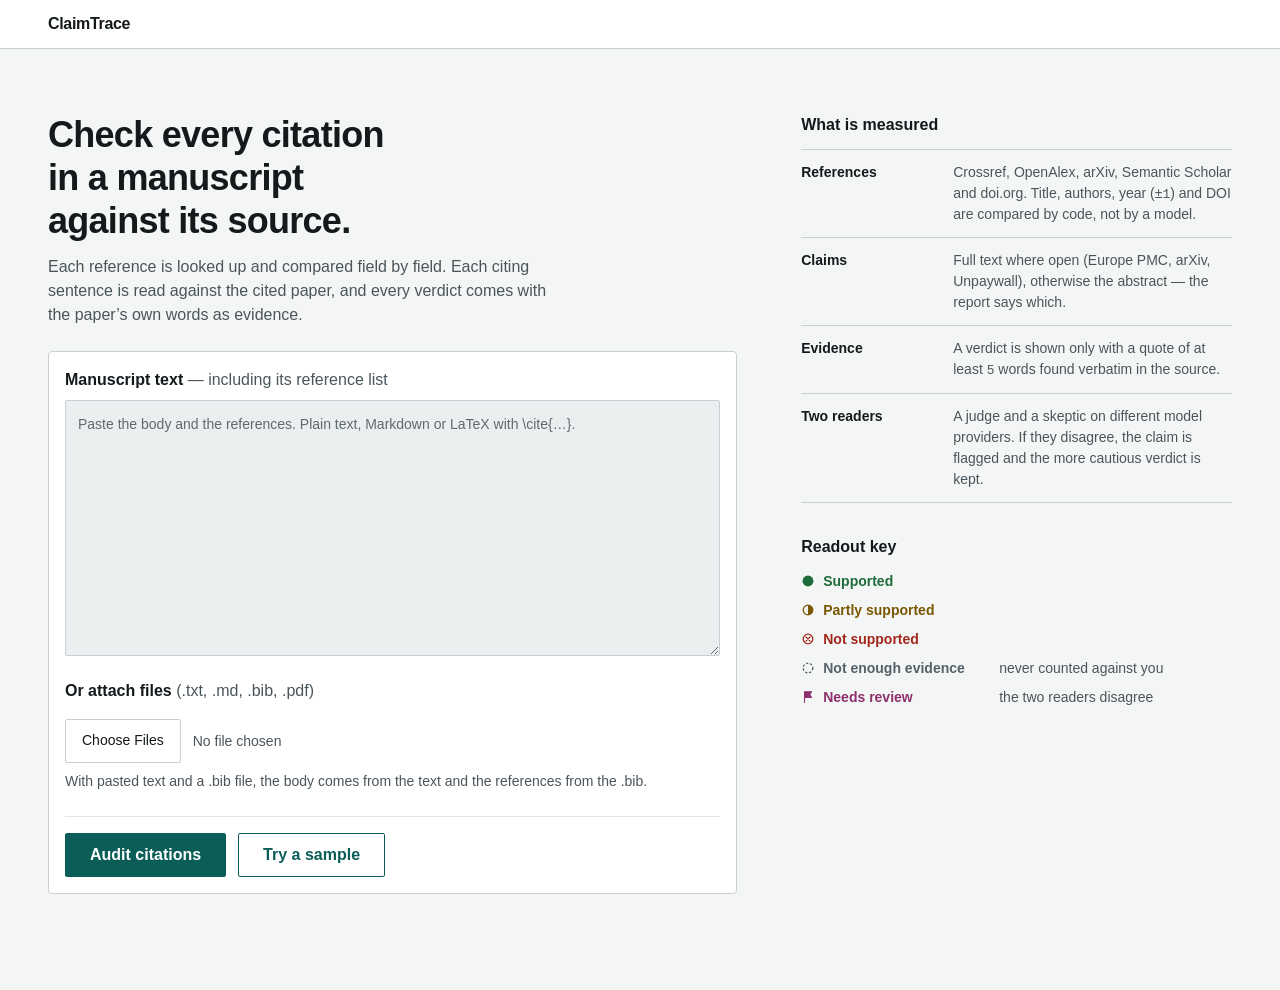
<file: .design/claimtrace/direction-b/home.html>
<!doctype html>
<html lang="en">
<head>
<meta charset="utf-8">
<meta name="viewport" content="width=device-width, initial-scale=1">
<title>ClaimTrace — audit citations (Direction B: Bench)</title>
<link rel="icon" href="data:,">
<link rel="stylesheet" href="./tokens.css">
<style>
* { box-sizing: border-box; }
html { -webkit-text-size-adjust: 100%; }
body { margin: 0; background: var(--color-bg-primary); color: var(--color-text-primary);
  font: var(--font-size-base)/var(--line-height-normal) var(--font-family-body); font-variant-numeric: tabular-nums; }
::selection { background: var(--color-accent-tint); color: var(--color-text-primary); }
a { color: var(--color-text-link); text-underline-offset: 0.18em; }
:focus-visible { outline: 2px solid var(--color-border-focus); outline-offset: 2px; border-radius: var(--border-radius-sm); }
.skip { position: absolute; left: -999px; }
.skip:focus { left: var(--space-4); top: var(--space-2); background: var(--color-bg-secondary); padding: var(--space-2) var(--space-3); }
.mono { font-family: var(--font-family-mono); font-size: 0.92em; }

.bar { border-bottom: 1px solid var(--color-border-primary); background: var(--color-bg-secondary); }
.bar-in { max-width: var(--max-width-page); margin: 0 auto; padding: var(--space-3) var(--space-4); }
.brand { font-weight: var(--font-weight-bold); color: var(--color-text-primary); text-decoration: none; letter-spacing: var(--letter-spacing-tight); }

main { max-width: var(--max-width-page); margin: 0 auto; padding: var(--space-6) var(--space-4) var(--space-9); display: grid; gap: var(--space-7); }
h1 { font-size: var(--font-size-2xl); line-height: var(--line-height-tight); letter-spacing: var(--letter-spacing-tight); font-weight: var(--font-weight-semibold); margin: 0 0 var(--space-3); max-width: 24ch; text-wrap: balance; }
.lede { margin: 0 0 var(--space-5); color: var(--color-text-secondary); max-width: 58ch; }

form { background: var(--color-bg-secondary); border: 1px solid var(--color-border-primary); border-radius: var(--border-radius-md); padding: var(--space-4); }
label { display: block; font-weight: var(--font-weight-semibold); margin: 0 0 var(--space-2); }
label .q { font-weight: var(--font-weight-normal); color: var(--color-text-secondary); }
textarea { width: 100%; min-height: 16rem; font: var(--font-size-sm)/var(--line-height-relaxed) var(--font-family-body); color: inherit;
  background: var(--color-bg-tertiary); border: 1px solid var(--color-border-primary); border-radius: var(--border-radius-sm); padding: var(--space-3); resize: vertical; }
textarea::placeholder { color: var(--color-text-tertiary); }
textarea:focus-visible { outline-offset: 0; }
.files { margin-top: var(--space-4); display: grid; gap: var(--space-2); }
input[type=file] { font: inherit; font-size: var(--font-size-sm); max-width: 100%; color: var(--color-text-secondary); }
input[type=file]::file-selector-button { font: inherit; min-height: 44px; padding: 0 var(--space-4); margin-right: var(--space-3); border-radius: var(--border-radius-sm);
  border: 1px solid var(--color-border-primary); background: var(--color-bg-secondary); color: var(--color-text-primary); cursor: pointer; }
.hint { font-size: var(--font-size-sm); color: var(--color-text-secondary); margin: 0; }
.actions { display: flex; flex-wrap: wrap; gap: var(--space-3); margin-top: var(--space-5); padding-top: var(--space-4); border-top: 1px solid var(--color-border-secondary); }
button { font: inherit; font-weight: var(--font-weight-semibold); min-height: 44px; padding: 0 var(--space-5); border-radius: var(--border-radius-sm); cursor: pointer;
  border: 1px solid var(--color-accent-primary); background: var(--color-accent-primary); color: var(--color-bg-secondary);
  transition: background-color var(--duration-fast) var(--easing-default), transform var(--duration-fast) var(--easing-out); }
button:hover { background: var(--color-accent-primary-hover); }
button:active { transform: scale(0.97); }
button.secondary { background: transparent; color: var(--color-accent-primary); }
button.secondary:hover { background: var(--color-accent-tint); }

/* datasheet: what the instrument measures */
.sheet h2 { font-size: var(--font-size-base); font-weight: var(--font-weight-semibold); margin: 0 0 var(--space-3); }
dl { margin: 0; border-top: 1px solid var(--color-border-primary); }
.spec { display: grid; gap: var(--space-1); padding: var(--space-3) 0; border-bottom: 1px solid var(--color-border-primary); }
dt { font-weight: var(--font-weight-semibold); font-size: var(--font-size-sm); }
dd { margin: 0; font-size: var(--font-size-sm); color: var(--color-text-secondary); }
.key { list-style: none; margin: var(--space-3) 0 0; padding: 0; display: grid; gap: var(--space-2); font-size: var(--font-size-sm); }
.key li { display: flex; gap: var(--space-2); align-items: center; }
.mark { width: 14px; height: 14px; flex: none; }
.st-sup { color: var(--color-status-supported); } .st-part { color: var(--color-status-partly); }
.st-uns { color: var(--color-status-unsupported); } .st-neu { color: var(--color-status-neutral); }
.st-rev { color: var(--color-status-review); }
.key b { font-weight: var(--font-weight-semibold); min-width: 10.5rem; }
.key span { color: var(--color-text-secondary); }
.sheet h2 + .key { margin-top: 0; }
.sheet .second { margin-top: var(--space-6); }

@media (min-width: 48rem) {
  main { grid-template-columns: minmax(0, 1.6fr) minmax(0, 1fr); gap: var(--space-8); padding-top: var(--space-8); }
  h1 { font-size: var(--font-size-3xl); }
  .spec { grid-template-columns: 8.5rem 1fr; gap: var(--space-4); }
}
@media (prefers-reduced-motion: reduce) { button { transition: none; } button:active { transform: none; } }
</style>
</head>
<body>
<svg width="0" height="0" style="position:absolute" aria-hidden="true" focusable="false">
  <defs>
    <symbol id="m-sup" viewBox="0 0 16 16"><circle cx="8" cy="8" r="6.25" fill="currentColor"/></symbol>
    <symbol id="m-part" viewBox="0 0 16 16"><circle cx="8" cy="8" r="5.5" fill="none" stroke="currentColor" stroke-width="1.5"/><path d="M8 2.5a5.5 5.5 0 0 1 0 11z" fill="currentColor"/></symbol>
    <symbol id="m-uns" viewBox="0 0 16 16"><circle cx="8" cy="8" r="5.5" fill="none" stroke="currentColor" stroke-width="1.5"/><path d="M5.6 5.6l4.8 4.8M10.4 5.6l-4.8 4.8" stroke="currentColor" stroke-width="1.5" stroke-linecap="round"/></symbol>
    <symbol id="m-neu" viewBox="0 0 16 16"><circle cx="8" cy="8" r="5.5" fill="none" stroke="currentColor" stroke-width="1.5" stroke-dasharray="2.6 2"/></symbol>
    <symbol id="m-rev" viewBox="0 0 16 16"><path d="M4 14.5V2h8l-2 3.25L12 8.5H4" fill="currentColor" stroke="currentColor" stroke-width="1.25" stroke-linejoin="round"/></symbol>
  </defs>
</svg>
<a class="skip" href="#main">Skip to content</a>
<header class="bar"><div class="bar-in"><a class="brand" href="home.html">ClaimTrace</a></div></header>

<main id="main">
  <section aria-labelledby="h">
    <h1 id="h">Check every citation in a manuscript against its source.</h1>
    <p class="lede">Each reference is looked up and compared field by field. Each citing sentence is read against the cited paper, and every verdict comes with the paper’s own words as evidence.</p>
    <form action="#">
      <label for="text">Manuscript text <span class="q">— including its reference list</span></label>
      <textarea id="text" name="text" spellcheck="false" placeholder="Paste the body and the references. Plain text, Markdown or LaTeX with \cite{…}."></textarea>
      <div class="files">
        <label for="files">Or attach files <span class="q">(.txt, .md, .bib, .pdf)</span></label>
        <input id="files" name="files" type="file" multiple accept=".txt,.md,.bib,.pdf" aria-describedby="files-hint">
        <p id="files-hint" class="hint">With pasted text and a .bib file, the body comes from the text and the references from the .bib.</p>
      </div>
      <div class="actions">
        <button type="submit">Audit citations</button>
        <button type="button" class="secondary">Try a sample</button>
      </div>
    </form>
  </section>

  <aside class="sheet" aria-labelledby="spec-h">
    <h2 id="spec-h">What is measured</h2>
    <dl>
      <div class="spec"><dt>References</dt><dd>Crossref, OpenAlex, arXiv, Semantic Scholar and doi.org. Title, authors, year (±<span class="mono">1</span>) and DOI are compared by code, not by a model.</dd></div>
      <div class="spec"><dt>Claims</dt><dd>Full text where open (Europe PMC, arXiv, Unpaywall), otherwise the abstract — the report says which.</dd></div>
      <div class="spec"><dt>Evidence</dt><dd>A verdict is shown only with a quote of at least <span class="mono">5</span> words found verbatim in the source.</dd></div>
      <div class="spec"><dt>Two readers</dt><dd>A judge and a skeptic on different model providers. If they disagree, the claim is flagged and the more cautious verdict is kept.</dd></div>
    </dl>

    <h2 class="second" id="key-h">Readout key</h2>
    <ul class="key" aria-labelledby="key-h">
      <li class="st-sup"><svg class="mark" aria-hidden="true"><use href="#m-sup"/></svg><b>Supported</b></li>
      <li class="st-part"><svg class="mark" aria-hidden="true"><use href="#m-part"/></svg><b>Partly supported</b></li>
      <li class="st-uns"><svg class="mark" aria-hidden="true"><use href="#m-uns"/></svg><b>Not supported</b></li>
      <li class="st-neu"><svg class="mark" aria-hidden="true"><use href="#m-neu"/></svg><b>Not enough evidence</b><span>never counted against you</span></li>
      <li class="st-rev"><svg class="mark" aria-hidden="true"><use href="#m-rev"/></svg><b>Needs review</b><span>the two readers disagree</span></li>
    </ul>
  </aside>
</main>
</body>
</html>
</file>
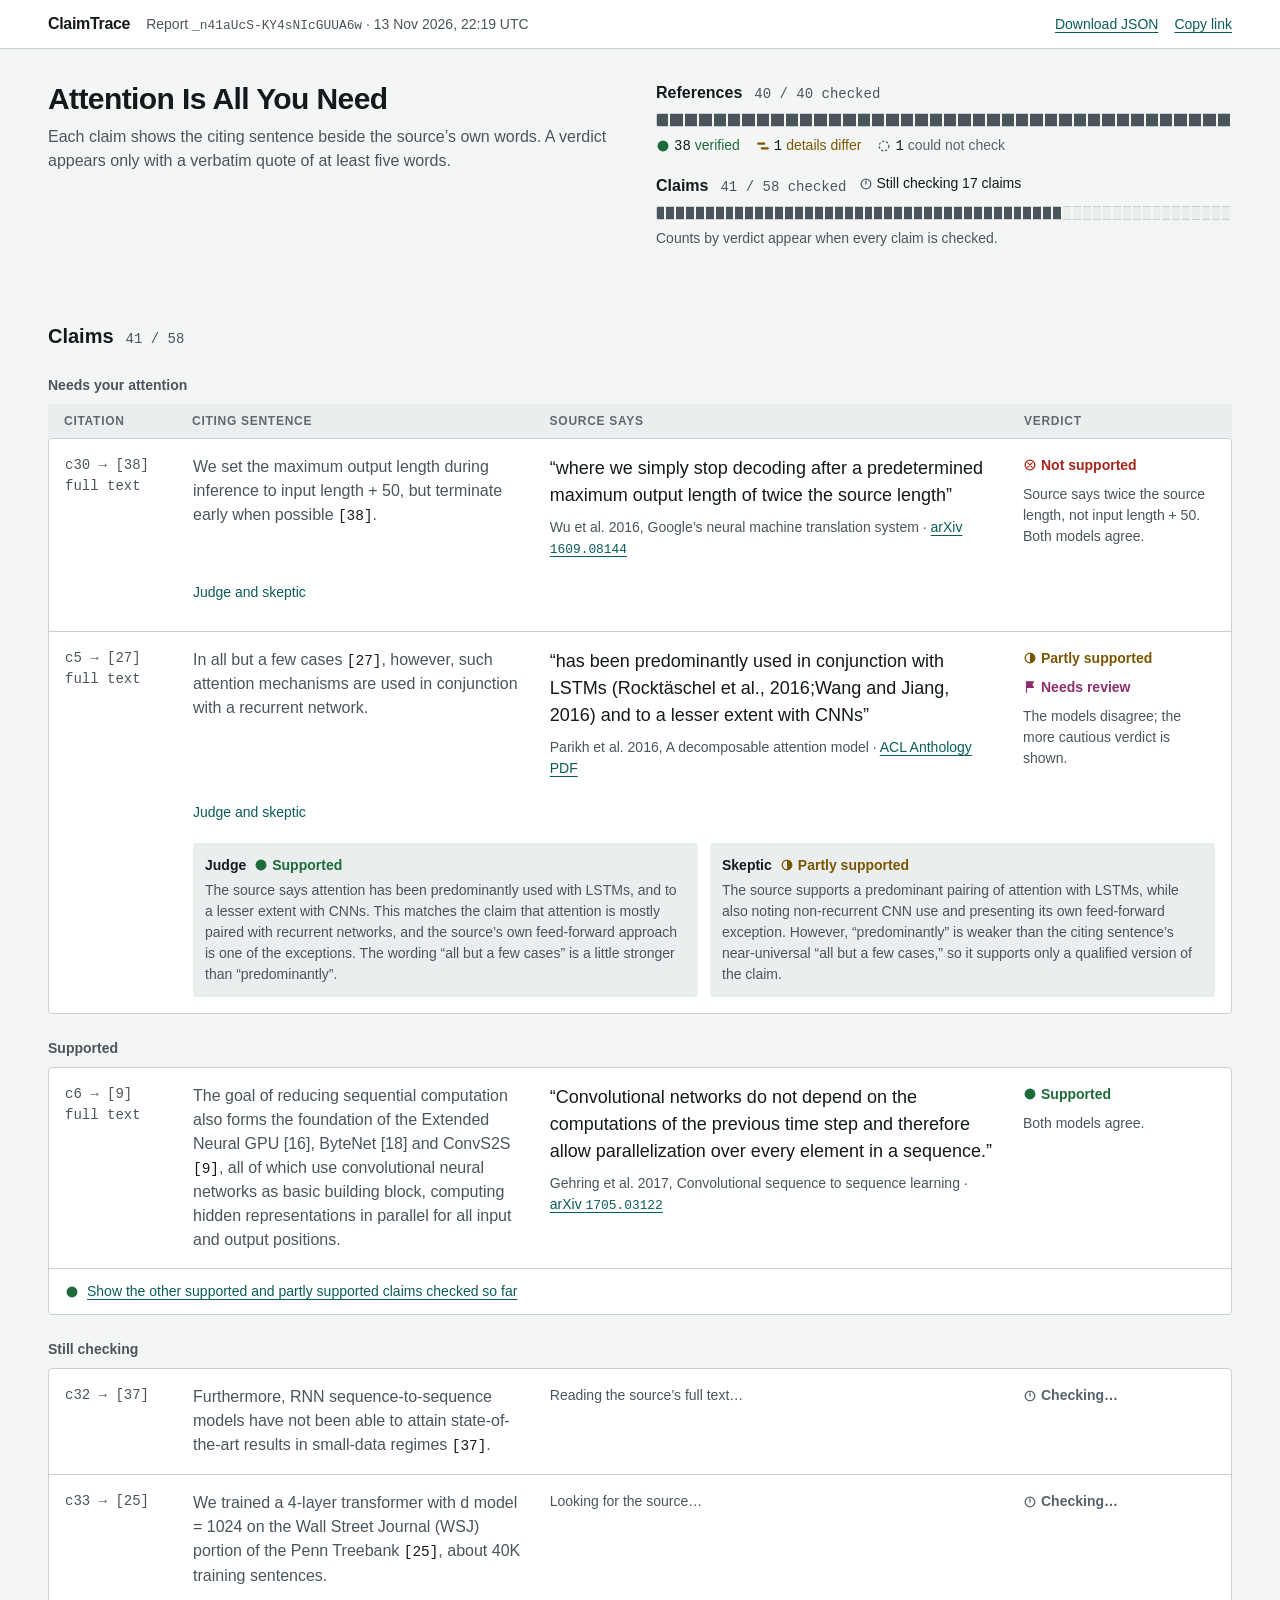
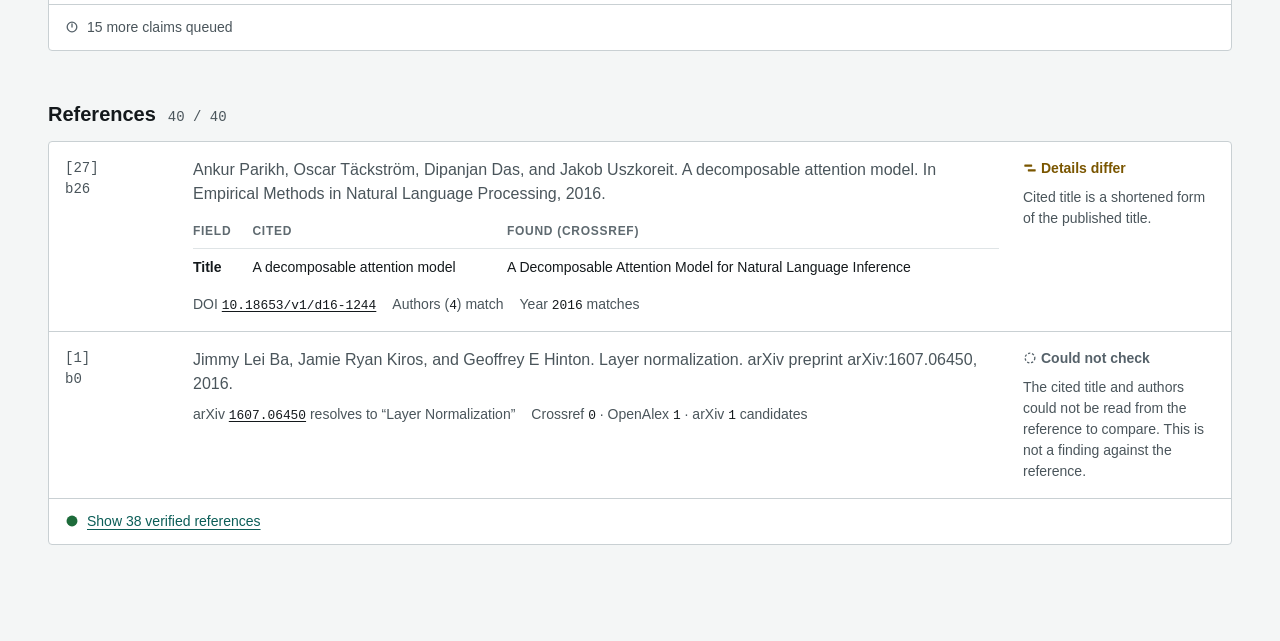
<file: .design/claimtrace/direction-b/report.html>
<!doctype html>
<html lang="en">
<head>
<meta charset="utf-8">
<meta name="viewport" content="width=device-width, initial-scale=1">
<title>Report — Attention Is All You Need · ClaimTrace (Direction B: Bench)</title>
<link rel="icon" href="data:,">
<link rel="stylesheet" href="./tokens.css">
<style>
* { box-sizing: border-box; }
html { -webkit-text-size-adjust: 100%; }
body {
  margin: 0; background: var(--color-bg-primary); color: var(--color-text-primary);
  font: var(--font-size-base)/var(--line-height-normal) var(--font-family-body);
  font-variant-numeric: tabular-nums;
}
::selection { background: var(--color-accent-tint); color: var(--color-text-primary); }
a { color: var(--color-text-link); text-underline-offset: 0.18em; text-decoration-thickness: 1px; }
a:hover { text-decoration-thickness: 2px; }
:focus-visible { outline: 2px solid var(--color-border-focus); outline-offset: 2px; border-radius: var(--border-radius-sm); }
.skip { position: absolute; left: -999px; }
.skip:focus { left: var(--space-4); top: var(--space-2); background: var(--color-bg-secondary); padding: var(--space-2) var(--space-3); }
.mono { font-family: var(--font-family-mono); font-size: 0.92em; }
.sr-only { position: absolute; width: 1px; height: 1px; overflow: hidden; clip: rect(0 0 0 0); white-space: nowrap; }

/* bar */
.bar { border-bottom: 1px solid var(--color-border-primary); background: var(--color-bg-secondary); }
.bar-in { max-width: var(--max-width-page); margin: 0 auto; padding: var(--space-3) var(--space-4);
  display: flex; gap: var(--space-4); align-items: baseline; flex-wrap: wrap; }
.brand { font-weight: var(--font-weight-bold); color: var(--color-text-primary); text-decoration: none; letter-spacing: var(--letter-spacing-tight); }
.bar-meta { color: var(--color-text-secondary); font-size: var(--font-size-sm); }
.bar-actions { margin-left: auto; display: flex; gap: var(--space-4); font-size: var(--font-size-sm); }

main { max-width: var(--max-width-page); margin: 0 auto; padding: 0 var(--space-4) var(--space-9); }

/* readout */
.readout { padding: var(--space-6) 0 var(--space-5); }
h1 { font-size: var(--font-size-2xl); line-height: var(--line-height-tight); letter-spacing: var(--letter-spacing-tight); margin: 0 0 var(--space-2); font-weight: var(--font-weight-semibold); text-wrap: balance; }
.readout p { margin: 0; color: var(--color-text-secondary); }
.gauges { display: grid; gap: var(--space-4); margin-top: var(--space-5); }
.gauge { display: grid; gap: var(--space-2); }
.gauge-head { display: flex; flex-wrap: wrap; gap: var(--space-1) var(--space-3); align-items: baseline; }
.gauge-head b { font-weight: var(--font-weight-semibold); }
.gauge-head .count { font-family: var(--font-family-mono); font-size: var(--font-size-sm); color: var(--color-text-secondary); }
.legend { display: flex; flex-wrap: wrap; gap: var(--space-1) var(--space-4); font-size: var(--font-size-sm); color: var(--color-text-secondary); margin: 0; padding: 0; list-style: none; }
.legend li { display: inline-flex; gap: var(--space-1); align-items: center; }
.legend .n { font-family: var(--font-family-mono); color: var(--color-text-primary); }
/* tick ruler: one tick per item; filled = checked. Meaningful, not decorative. */
.ruler { height: 14px; border: 1px solid var(--color-border-primary); border-radius: var(--border-radius-sm);
  background:
    linear-gradient(90deg, var(--color-text-secondary) var(--done), transparent var(--done)),
    var(--color-bg-tertiary);
  -webkit-mask: repeating-linear-gradient(90deg, #000 0 calc(100% / var(--n) - 2px), transparent calc(100% / var(--n) - 2px) calc(100% / var(--n)));
          mask: repeating-linear-gradient(90deg, #000 0 calc(100% / var(--n) - 2px), transparent calc(100% / var(--n) - 2px) calc(100% / var(--n)));
}
.live { display: inline-flex; gap: var(--space-1); align-items: center; color: var(--color-text-primary); font-size: var(--font-size-sm); }

/* marks */
.mark { width: 14px; height: 14px; flex: none; vertical-align: -2px; }
.st { display: inline-flex; gap: var(--space-1); align-items: center; font-size: var(--font-size-sm); font-weight: var(--font-weight-semibold); white-space: nowrap; }
.st-sup { color: var(--color-status-supported); }
.st-part { color: var(--color-status-partly); }
.st-uns { color: var(--color-status-unsupported); }
.st-neu { color: var(--color-status-neutral); }
.st-rev { color: var(--color-status-review); }
.st-mis { color: var(--color-status-mismatch); }

/* sections */
h2 { font-size: var(--font-size-lg); margin: var(--space-7) 0 var(--space-3); font-weight: var(--font-weight-semibold); display: flex; gap: var(--space-3); align-items: baseline; flex-wrap: wrap; }
h2 .count { font-family: var(--font-family-mono); font-size: var(--font-size-sm); font-weight: var(--font-weight-normal); color: var(--color-text-secondary); }
h3.group { font-size: var(--font-size-sm); font-weight: var(--font-weight-semibold); color: var(--color-text-secondary); margin: var(--space-5) 0 var(--space-2); }

/* ledger */
.ledger { list-style: none; margin: 0; padding: 0; border: 1px solid var(--color-border-primary); border-radius: var(--border-radius-md); background: var(--color-bg-secondary); }
.ledger > li + li { border-top: 1px solid var(--color-border-primary); }
.cols { display: none; }
.row { display: grid; gap: var(--space-3); padding: var(--space-4); }
.cell-label { display: block; font-size: var(--font-size-xs); font-weight: var(--font-weight-semibold); letter-spacing: var(--letter-spacing-wide); text-transform: uppercase; color: var(--color-text-tertiary); margin-bottom: var(--space-1); }
.id { font-family: var(--font-family-mono); font-size: var(--font-size-sm); color: var(--color-text-secondary); display: flex; gap: var(--space-2); flex-wrap: wrap; align-items: baseline; }
.claim { color: var(--color-text-secondary); margin: 0; }
.claim cite { font-style: normal; font-family: var(--font-family-mono); font-size: 0.9em; color: var(--color-text-primary); }
.source { margin: 0; }
.source blockquote { margin: 0; font-size: var(--font-size-md); line-height: var(--line-height-normal); font-weight: var(--font-weight-medium); color: var(--color-text-primary); }
.source blockquote::before { content: "\201C"; }
.source blockquote::after { content: "\201D"; }
.source figcaption { margin-top: var(--space-2); font-size: var(--font-size-sm); color: var(--color-text-secondary); }
.verdict { display: grid; gap: var(--space-2); align-content: start; }
.verdict .why { font-size: var(--font-size-sm); color: var(--color-text-secondary); margin: 0; }

.row > details { grid-column: 1 / -1; font-size: var(--font-size-sm); margin-top: calc(-1 * var(--space-3)); }
summary { cursor: pointer; color: var(--color-text-link); min-height: 44px; display: inline-flex; align-items: center; }
summary::marker { color: var(--color-text-secondary); }
.models { display: grid; gap: var(--space-3); margin-top: var(--space-2); }
.model { background: var(--color-bg-tertiary); border-radius: var(--border-radius-sm); padding: var(--space-3); }
.model p { margin: var(--space-1) 0 0; color: var(--color-text-secondary); }
.model .who { font-weight: var(--font-weight-semibold); color: var(--color-text-primary); display: flex; gap: var(--space-2); flex-wrap: wrap; align-items: center; }

.pending .claim { color: var(--color-text-secondary); }
.pending .source { color: var(--color-text-secondary); font-size: var(--font-size-sm); }
.collapsed { padding: var(--space-3) var(--space-4); font-size: var(--font-size-sm); color: var(--color-text-secondary); display: flex; gap: var(--space-2); align-items: center; }

/* references */
.diff { width: 100%; border-collapse: collapse; font-size: var(--font-size-sm); margin-top: var(--space-2); }
.diff th, .diff td { text-align: left; vertical-align: top; padding: var(--space-2) var(--space-3) var(--space-2) 0; border-top: 1px solid var(--color-border-secondary); }
.diff thead th { border-top: 0; font-size: var(--font-size-xs); letter-spacing: var(--letter-spacing-wide); text-transform: uppercase; color: var(--color-text-tertiary); font-weight: var(--font-weight-semibold); }
.diff tbody th { font-weight: var(--font-weight-semibold); white-space: nowrap; }
.raw { margin: 0; color: var(--color-text-secondary); }
.facts { margin: var(--space-2) 0 0; font-size: var(--font-size-sm); color: var(--color-text-secondary); display: flex; flex-wrap: wrap; gap: var(--space-1) var(--space-4); }
.facts .mono { color: var(--color-text-primary); overflow-wrap: anywhere; }

@media (prefers-reduced-motion: no-preference) {
  .ledger > li { transition: background-color var(--duration-slow) var(--easing-out); }
  @starting-style { .ledger > li.arrived { background-color: var(--color-accent-tint); } }
}

/* desktop: aligned columns — id | citing sentence | source says | verdict */
@media (min-width: 48rem) {
  .readout { display: grid; grid-template-columns: 1fr 1fr; gap: var(--space-6); align-items: start; }
  .gauges { margin-top: 0; }
  .cols, .row { grid-template-columns: 6.5rem minmax(0, 1fr) minmax(0, 1.35fr) 12rem; gap: var(--space-5); }
  .cols { display: grid; padding: var(--space-2) var(--space-4); background: var(--color-bg-tertiary); border-radius: var(--border-radius-md) var(--border-radius-md) 0 0;
    font-size: var(--font-size-xs); letter-spacing: var(--letter-spacing-wide); text-transform: uppercase; color: var(--color-text-tertiary); font-weight: var(--font-weight-semibold); }
  .row .cell-label { display: none; }
  .id { flex-direction: column; gap: 0; }
  .row > details { grid-column: 2 / -1; }
  .models { grid-template-columns: 1fr 1fr; }
  .ref-row { grid-template-columns: 6.5rem minmax(0, 1fr) 12rem; }
}
</style>
</head>
<body>
<svg width="0" height="0" style="position:absolute" aria-hidden="true" focusable="false">
  <defs>
    <symbol id="m-sup" viewBox="0 0 16 16"><circle cx="8" cy="8" r="6.25" fill="currentColor"/></symbol>
    <symbol id="m-part" viewBox="0 0 16 16"><circle cx="8" cy="8" r="5.5" fill="none" stroke="currentColor" stroke-width="1.5"/><path d="M8 2.5a5.5 5.5 0 0 1 0 11z" fill="currentColor"/></symbol>
    <symbol id="m-uns" viewBox="0 0 16 16"><circle cx="8" cy="8" r="5.5" fill="none" stroke="currentColor" stroke-width="1.5"/><path d="M5.6 5.6l4.8 4.8M10.4 5.6l-4.8 4.8" stroke="currentColor" stroke-width="1.5" stroke-linecap="round"/></symbol>
    <symbol id="m-neu" viewBox="0 0 16 16"><circle cx="8" cy="8" r="5.5" fill="none" stroke="currentColor" stroke-width="1.5" stroke-dasharray="2.6 2"/></symbol>
    <symbol id="m-rev" viewBox="0 0 16 16"><path d="M4 14.5V2h8l-2 3.25L12 8.5H4" fill="currentColor" stroke="currentColor" stroke-width="1.25" stroke-linejoin="round"/></symbol>
    <symbol id="m-mis" viewBox="0 0 16 16"><rect x="1.5" y="4" width="9" height="2.5" rx="0.5" fill="currentColor"/><rect x="5.5" y="9.5" width="9" height="2.5" rx="0.5" fill="currentColor"/></symbol>
    <symbol id="m-pend" viewBox="0 0 16 16"><circle cx="8" cy="8" r="5.5" fill="none" stroke="currentColor" stroke-width="1.5"/><path d="M8 4.5V8" stroke="currentColor" stroke-width="1.5" stroke-linecap="round"/></symbol>
  </defs>
</svg>
<a class="skip" href="#main">Skip to content</a>

<header class="bar">
  <div class="bar-in">
    <a class="brand" href="home.html">ClaimTrace</a>
    <span class="bar-meta">Report <span class="mono">_n41aUcS-KY4sNIcGUUA6w</span> · <time datetime="2026-11-13T22:19:05Z">13 Nov 2026, 22:19 UTC</time></span>
    <nav class="bar-actions" aria-label="Report actions">
      <a href="#">Download JSON</a><a href="#">Copy link</a>
    </nav>
  </div>
</header>

<main id="main">
  <section class="readout" aria-labelledby="title">
    <div>
      <h1 id="title">Attention Is All You Need</h1>
      <p>Each claim shows the citing sentence beside the source’s own words. A verdict appears only with a verbatim quote of at least five words.</p>
    </div>
    <div class="gauges">
      <div class="gauge">
        <div class="gauge-head"><b>References</b><span class="count">40 / 40 checked</span></div>
        <div class="ruler" style="--n:40;--done:100%" aria-hidden="true"></div>
        <ul class="legend" aria-label="Reference results">
          <li class="st-sup"><svg class="mark" aria-hidden="true"><use href="#m-sup"/></svg><span><span class="n">38</span> verified</span></li>
          <li class="st-mis"><svg class="mark" aria-hidden="true"><use href="#m-mis"/></svg><span><span class="n">1</span> details differ</span></li>
          <li class="st-neu"><svg class="mark" aria-hidden="true"><use href="#m-neu"/></svg><span><span class="n">1</span> could not check</span></li>
        </ul>
      </div>
      <div class="gauge">
        <div class="gauge-head"><b>Claims</b><span class="count">41 / 58 checked</span>
          <span class="live" role="status" aria-live="polite"><svg class="mark st-neu" aria-hidden="true"><use href="#m-pend"/></svg>Still checking 17 claims</span></div>
        <div class="ruler" style="--n:58;--done:70.69%" aria-hidden="true"></div>
        <p class="legend">Counts by verdict appear when every claim is checked.</p>
      </div>
    </div>
  </section>

  <h2 id="claims-h">Claims <span class="count">41 / 58</span></h2>

  <h3 class="group" id="attn">Needs your attention</h3>
  <div class="cols" aria-hidden="true"><span>Citation</span><span>Citing sentence</span><span>Source says</span><span>Verdict</span></div>
  <ol class="ledger" aria-labelledby="attn">
    <li class="row">
      <div class="id"><span>c30 → [38]</span><span>full text</span></div>
      <div>
        <span class="cell-label">Citing sentence</span>
        <p class="claim">We set the maximum output length during inference to input length + 50, but terminate early when possible <cite>[38]</cite>.</p>
      </div>
      <figure class="source">
        <span class="cell-label">Source says</span>
        <blockquote>where we simply stop decoding after a predetermined maximum output length of twice the source length</blockquote>
        <figcaption>Wu et al. 2016, Google’s neural machine translation system · <a href="https://arxiv.org/pdf/1609.08144">arXiv <span class="mono">1609.08144</span></a></figcaption>
      </figure>
      <div class="verdict">
        <span class="st st-uns"><svg class="mark" aria-hidden="true"><use href="#m-uns"/></svg>Not supported</span>
        <p class="why">Source says twice the source length, not input length + 50. Both models agree.</p>
      </div>
      <details>
        <summary>Judge and skeptic</summary>
        <div class="models">
          <div class="model"><span class="who">Judge <span class="st st-uns"><svg class="mark" aria-hidden="true"><use href="#m-uns"/></svg>Not supported</span></span>
            <p>The source (GNMT) mentions a maximum output length of twice the source length for the unpruned case, not input length + 50. It does describe early termination through pruning, so only that part overlaps with the claim.</p></div>
          <div class="model"><span class="who">Skeptic <span class="st st-uns"><svg class="mark" aria-hidden="true"><use href="#m-uns"/></svg>Not supported</span></span>
            <p>The source describes pruning that can end search early, but its stated maximum output length is twice the source length, not input length + 50. It therefore does not support the specific inference configuration claimed.</p></div>
        </div>
      </details>
    </li>
    <li class="row">
      <div class="id"><span>c5 → [27]</span><span>full text</span></div>
      <div>
        <span class="cell-label">Citing sentence</span>
        <p class="claim">In all but a few cases <cite>[27]</cite>, however, such attention mechanisms are used in conjunction with a recurrent network.</p>
      </div>
      <figure class="source">
        <span class="cell-label">Source says</span>
        <blockquote>has been predominantly used in conjunction with LSTMs (Rocktäschel et al., 2016;Wang and Jiang, 2016) and to a lesser extent with CNNs</blockquote>
        <figcaption>Parikh et al. 2016, A decomposable attention model · <a href="https://www.aclweb.org/anthology/D16-1244.pdf">ACL Anthology PDF</a></figcaption>
      </figure>
      <div class="verdict">
        <span class="st st-part"><svg class="mark" aria-hidden="true"><use href="#m-part"/></svg>Partly supported</span>
        <span class="st st-rev"><svg class="mark" aria-hidden="true"><use href="#m-rev"/></svg>Needs review</span>
        <p class="why">The models disagree; the more cautious verdict is shown.</p>
      </div>
      <details open>
        <summary>Judge and skeptic</summary>
        <div class="models">
          <div class="model"><span class="who">Judge <span class="st st-sup"><svg class="mark" aria-hidden="true"><use href="#m-sup"/></svg>Supported</span></span>
            <p>The source says attention has been predominantly used with LSTMs, and to a lesser extent with CNNs. This matches the claim that attention is mostly paired with recurrent networks, and the source’s own feed-forward approach is one of the exceptions. The wording “all but a few cases” is a little stronger than “predominantly”.</p></div>
          <div class="model"><span class="who">Skeptic <span class="st st-part"><svg class="mark" aria-hidden="true"><use href="#m-part"/></svg>Partly supported</span></span>
            <p>The source supports a predominant pairing of attention with LSTMs, while also noting non-recurrent CNN use and presenting its own feed-forward exception. However, “predominantly” is weaker than the citing sentence’s near-universal “all but a few cases,” so it supports only a qualified version of the claim.</p></div>
        </div>
      </details>
    </li>
  </ol>

  <h3 class="group" id="ok">Supported</h3>
  <ol class="ledger" aria-labelledby="ok">
    <li class="row">
      <div class="id"><span>c6 → [9]</span><span>full text</span></div>
      <div>
        <span class="cell-label">Citing sentence</span>
        <p class="claim">The goal of reducing sequential computation also forms the foundation of the Extended Neural GPU [16], ByteNet [18] and ConvS2S <cite>[9]</cite>, all of which use convolutional neural networks as basic building block, computing hidden representations in parallel for all input and output positions.</p>
      </div>
      <figure class="source">
        <span class="cell-label">Source says</span>
        <blockquote>Convolutional networks do not depend on the computations of the previous time step and therefore allow parallelization over every element in a sequence.</blockquote>
        <figcaption>Gehring et al. 2017, Convolutional sequence to sequence learning · <a href="https://arxiv.org/pdf/1705.03122">arXiv <span class="mono">1705.03122</span></a></figcaption>
      </figure>
      <div class="verdict">
        <span class="st st-sup"><svg class="mark" aria-hidden="true"><use href="#m-sup"/></svg>Supported</span>
        <p class="why">Both models agree.</p>
      </div>
    </li>
    <li class="collapsed"><svg class="mark st-sup" aria-hidden="true"><use href="#m-sup"/></svg><a href="#">Show the other supported and partly supported claims checked so far</a></li>
  </ol>

  <h3 class="group" id="wait">Still checking</h3>
  <ol class="ledger" aria-labelledby="wait">
    <li class="row pending">
      <div class="id"><span>c32 → [37]</span></div>
      <div><span class="cell-label">Citing sentence</span>
        <p class="claim">Furthermore, RNN sequence-to-sequence models have not been able to attain state-of-the-art results in small-data regimes <cite>[37]</cite>.</p></div>
      <p class="source"><span class="cell-label">Source says</span>Reading the source’s full text…</p>
      <div class="verdict"><span class="st st-neu"><svg class="mark" aria-hidden="true"><use href="#m-pend"/></svg>Checking…</span></div>
    </li>
    <li class="row pending">
      <div class="id"><span>c33 → [25]</span></div>
      <div><span class="cell-label">Citing sentence</span>
        <p class="claim">We trained a 4-layer transformer with d model = 1024 on the Wall Street Journal (WSJ) portion of the Penn Treebank <cite>[25]</cite>, about 40K training sentences.</p></div>
      <p class="source"><span class="cell-label">Source says</span>Looking for the source…</p>
      <div class="verdict"><span class="st st-neu"><svg class="mark" aria-hidden="true"><use href="#m-pend"/></svg>Checking…</span></div>
    </li>
    <li class="collapsed"><svg class="mark st-neu" aria-hidden="true"><use href="#m-pend"/></svg>15 more claims queued</li>
  </ol>

  <h2 id="refs-h">References <span class="count">40 / 40</span></h2>
  <ol class="ledger" aria-labelledby="refs-h">
    <li class="row ref-row">
      <div class="id"><span>[27]</span><span>b26</span></div>
      <div>
        <span class="cell-label">Reference</span>
        <p class="raw">Ankur Parikh, Oscar Täckström, Dipanjan Das, and Jakob Uszkoreit. A decomposable attention model. In Empirical Methods in Natural Language Processing, 2016.</p>
        <table class="diff">
          <thead><tr><th scope="col">Field</th><th scope="col">Cited</th><th scope="col">Found (Crossref)</th></tr></thead>
          <tbody>
            <tr><th scope="row">Title</th><td>A decomposable attention model</td><td>A Decomposable Attention Model for Natural Language Inference</td></tr>
          </tbody>
        </table>
        <p class="facts"><span>DOI <a class="mono" href="https://doi.org/10.18653/v1/d16-1244">10.18653/v1/d16-1244</a></span><span>Authors (<span class="mono">4</span>) match</span><span>Year <span class="mono">2016</span> matches</span></p>
      </div>
      <div class="verdict">
        <span class="st st-mis"><svg class="mark" aria-hidden="true"><use href="#m-mis"/></svg>Details differ</span>
        <p class="why">Cited title is a shortened form of the published title.</p>
      </div>
    </li>
    <li class="row ref-row">
      <div class="id"><span>[1]</span><span>b0</span></div>
      <div>
        <span class="cell-label">Reference</span>
        <p class="raw">Jimmy Lei Ba, Jamie Ryan Kiros, and Geoffrey E Hinton. Layer normalization. arXiv preprint arXiv:1607.06450, 2016.</p>
        <p class="facts"><span>arXiv <a class="mono" href="https://arxiv.org/abs/1607.06450">1607.06450</a> resolves to “Layer Normalization”</span><span>Crossref <span class="mono">0</span> · OpenAlex <span class="mono">1</span> · arXiv <span class="mono">1</span> candidates</span></p>
      </div>
      <div class="verdict">
        <span class="st st-neu"><svg class="mark" aria-hidden="true"><use href="#m-neu"/></svg>Could not check</span>
        <p class="why">The cited title and authors could not be read from the reference to compare. This is not a finding against the reference.</p>
      </div>
    </li>
    <li class="collapsed"><svg class="mark st-sup" aria-hidden="true"><use href="#m-sup"/></svg><a href="#">Show 38 verified references</a></li>
  </ol>
</main>
</body>
</html>
</file>
<file: .design/claimtrace/direction-b/tokens.css>
/* Direction B — Bench. Instrument readout + notebook ledger.
   Cool white, graphite ink, one deep teal for actions. Status colours are the third,
   redundant channel (word + shape come first). Contrast ratios are against --color-bg-secondary
   (#ffffff light / #171c1f dark); all text colours >= 4.5:1, see README. */
:root {
  color-scheme: light;

  --color-bg-primary: #f4f6f6;      /* page */
  --color-bg-secondary: #ffffff;    /* ledger rows */
  --color-bg-tertiary: #eaeeef;     /* wells, header rows, inputs */
  --color-bg-inverse: #14191c;

  --color-text-primary: #14191c;    /* 17.7:1 */
  --color-text-secondary: #4a555b;  /* 7.7:1 */
  --color-text-tertiary: #5f6a70;   /* 5.6:1 — still AA, used for labels only */
  --color-text-inverse: #f4f6f6;
  --color-text-link: #0b5d57;

  --color-border-primary: #c9d0d3;
  --color-border-secondary: #dfe4e6;
  --color-border-focus: #0b5d57;

  --color-accent-primary: #0b5d57;  /* 7.7:1 */
  --color-accent-primary-hover: #084a45;
  --color-accent-primary-active: #063a36;
  --color-accent-tint: #e3f0ee;

  /* status: word + shape + this colour */
  --color-status-supported: #1d6b3a;   /* 6.5:1 */
  --color-status-partly: #7a5600;      /* 6.6:1 */
  --color-status-unsupported: #a3261b; /* 7.4:1 */
  --color-status-neutral: #56626a;     /* 6.3:1 — not enough evidence / could not check / pending */
  --color-status-review: #8c2f6b;      /* 7.7:1 */
  --color-status-mismatch: #7a5600;

  --color-status-success: var(--color-status-supported);
  --color-status-warning: var(--color-status-partly);
  --color-status-error: var(--color-status-unsupported);
  --color-status-info: var(--color-accent-primary);

  --color-surface-overlay: rgb(20 25 28 / 0.4);

  /* type: system grotesque for prose, system mono only for identifiers and counts */
  --font-family-display: ui-sans-serif, -apple-system, BlinkMacSystemFont, "Segoe UI", "Helvetica Neue", Arial, sans-serif;
  --font-family-body: var(--font-family-display);
  --font-family-mono: ui-monospace, "SF Mono", Menlo, Consolas, "Liberation Mono", monospace;

  --font-size-xs: 0.75rem;   /* 12 — mono labels only */
  --font-size-sm: 0.875rem;  /* 14 */
  --font-size-base: 1rem;    /* 16 */
  --font-size-md: 1.125rem;  /* 18 — the source quote */
  --font-size-lg: 1.25rem;
  --font-size-xl: 1.5rem;
  --font-size-2xl: 1.875rem;
  --font-size-3xl: 2.25rem;
  --font-size-4xl: 2.75rem;

  --font-weight-normal: 400;
  --font-weight-medium: 500;
  --font-weight-semibold: 600;
  --font-weight-bold: 700;

  --line-height-tight: 1.2;
  --line-height-normal: 1.5;
  --line-height-relaxed: 1.6;

  --letter-spacing-tight: -0.02em;
  --letter-spacing-normal: 0;
  --letter-spacing-wide: 0.06em;

  /* spacing: 4px base, dense */
  --space-0: 0;
  --space-1: 0.25rem;
  --space-2: 0.5rem;
  --space-3: 0.75rem;
  --space-4: 1rem;
  --space-5: 1.5rem;
  --space-6: 2rem;
  --space-7: 3rem;
  --space-8: 4rem;
  --space-9: 6rem;

  --max-width-content: 42rem;
  --max-width-wide: 64rem;
  --max-width-page: 76rem;

  --border-radius-sm: 2px;
  --border-radius-md: 4px;
  --border-radius-lg: 6px;
  --border-radius-full: 999px;

  --shadow-sm: 0 1px 2px rgb(20 25 28 / 0.06);
  --shadow-md: 0 2px 8px rgb(20 25 28 / 0.08);
  --shadow-focus: 0 0 0 3px var(--color-bg-secondary), 0 0 0 5px var(--color-border-focus);

  /* motion (Emil Kowalski curves); UI stays under 300 ms */
  --duration-instant: 50ms;
  --duration-fast: 120ms;
  --duration-normal: 180ms;
  --duration-slow: 260ms;
  --easing-out: cubic-bezier(0.23, 1, 0.32, 1);
  --easing-in-out: cubic-bezier(0.77, 0, 0.175, 1);
  --easing-default: ease;

  --breakpoint-stack: 48rem; /* below: claim and source stack */
}

[data-theme="dark"] {
  color-scheme: dark;
  --color-bg-primary: #111517;
  --color-bg-secondary: #171c1f;
  --color-bg-tertiary: #20272a;
  --color-bg-inverse: #e3e8ea;
  --color-text-primary: #e3e8ea;
  --color-text-secondary: #a9b4b9;
  --color-text-tertiary: #95a1a7;
  --color-text-inverse: #111517;
  --color-text-link: #6fcbc0;
  --color-border-primary: #36403f;
  --color-border-secondary: #2a3234;
  --color-border-focus: #6fcbc0;
  --color-accent-primary: #6fcbc0;
  --color-accent-primary-hover: #8ad7cd;
  --color-accent-primary-active: #a4e1d9;
  --color-accent-tint: #1b2e2c;
  --color-status-supported: #74c893;
  --color-status-partly: #e0b54a;
  --color-status-unsupported: #f08a7e;
  --color-status-neutral: #9aa6ad;
  --color-status-review: #e28ac4;
  --color-status-mismatch: #e0b54a;
  --color-surface-overlay: rgb(0 0 0 / 0.6);
  --shadow-sm: 0 1px 2px rgb(0 0 0 / 0.3);
  --shadow-md: 0 2px 8px rgb(0 0 0 / 0.35);
}

@media (prefers-color-scheme: dark) {
  :root:not([data-theme="light"]) {
    color-scheme: dark;
    --color-bg-primary: #111517;
    --color-bg-secondary: #171c1f;
    --color-bg-tertiary: #20272a;
    --color-bg-inverse: #e3e8ea;
    --color-text-primary: #e3e8ea;
    --color-text-secondary: #a9b4b9;
    --color-text-tertiary: #95a1a7;
    --color-text-inverse: #111517;
    --color-text-link: #6fcbc0;
    --color-border-primary: #36403f;
    --color-border-secondary: #2a3234;
    --color-border-focus: #6fcbc0;
    --color-accent-primary: #6fcbc0;
    --color-accent-primary-hover: #8ad7cd;
    --color-accent-primary-active: #a4e1d9;
    --color-accent-tint: #1b2e2c;
    --color-status-supported: #74c893;
    --color-status-partly: #e0b54a;
    --color-status-unsupported: #f08a7e;
    --color-status-neutral: #9aa6ad;
    --color-status-review: #e28ac4;
    --color-status-mismatch: #e0b54a;
    --color-surface-overlay: rgb(0 0 0 / 0.6);
    --shadow-sm: 0 1px 2px rgb(0 0 0 / 0.3);
    --shadow-md: 0 2px 8px rgb(0 0 0 / 0.35);
  }
}
</file>
